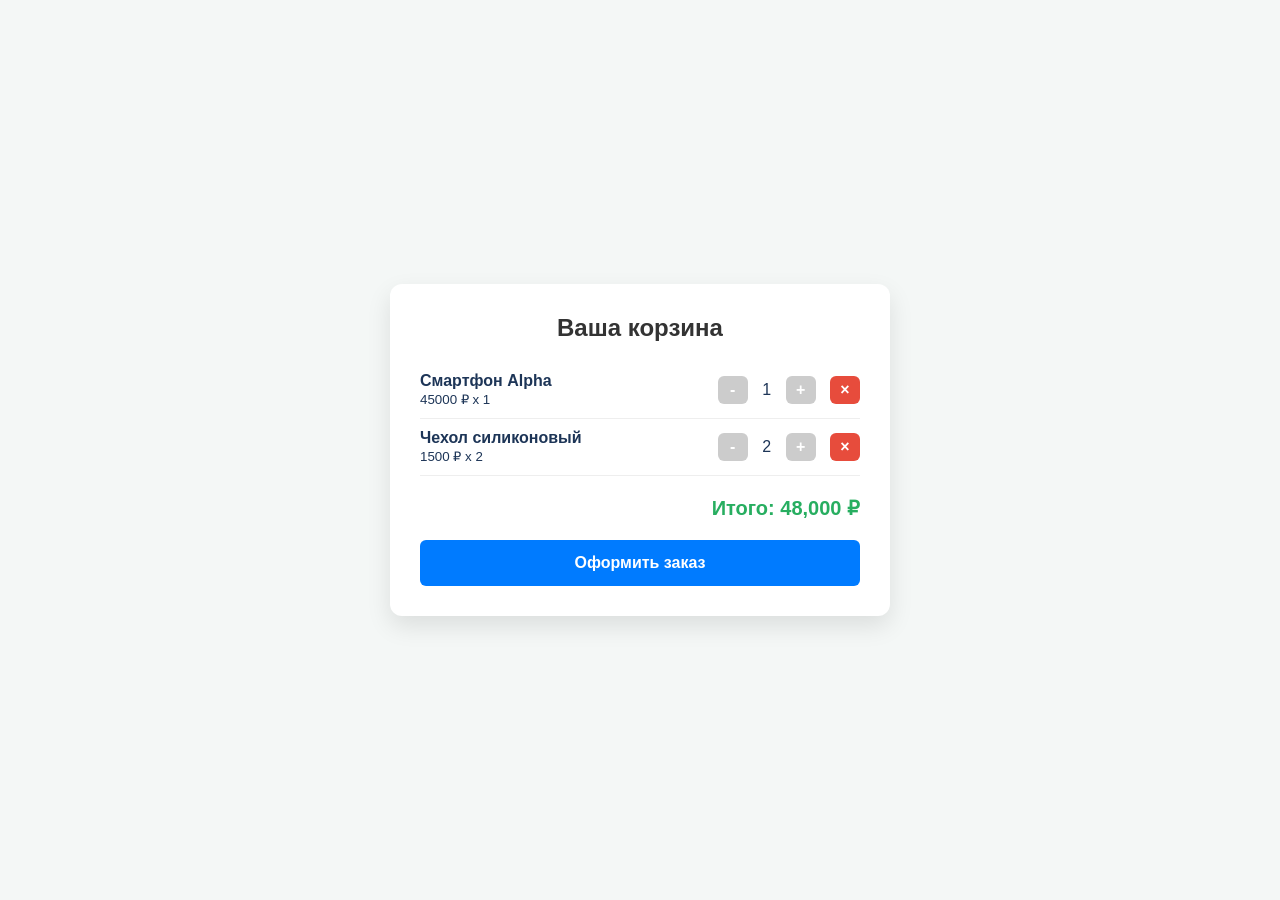
<file: cart.html>
<!DOCTYPE html>
<html lang="ru">
<head>
    <meta charset="UTF-8">
    <title>Корзина</title>
    <link rel="stylesheet" href="style.css">
</head>
<body>
    <div class="container" style="max-width: 500px;">
        <h2>Ваша корзина</h2>
        <div id="cart-items">
            </div>
        
        <div class="total">Итого: <span id="total-price">0</span> ₽</div>
        
        <button id="checkout-btn" onclick="location.href='checkout.html'">Оформить заказ</button>
        <p id="empty-msg" style="display:none; text-align:center;">Корзина пуста</p>
    </div>

    <script>
        // Имитация данных из магазина (обычно приходят из localStorage)
        let cart = [
            { id: 1, name: "Смартфон Alpha", price: 45000, count: 1 },
            { id: 2, name: "Чехол силиконовый", price: 1500, count: 2 }
        ];

        function renderCart() {
            const container = document.getElementById('cart-items');
            const totalEl = document.getElementById('total-price');
            const btn = document.getElementById('checkout-btn');
            const msg = document.getElementById('empty-msg');
            
            container.innerHTML = '';
            let total = 0;

            if (cart.length === 0) {
                btn.style.display = 'none';
                msg.style.display = 'block';
            }

            cart.forEach((item, index) => {
                total += item.price * item.count;
                container.innerHTML += `
                    <div class="item" style="align-items: center;">
                        <div>
                            <strong>${item.name}</strong><br>
                            <small>${item.price} ₽ x ${item.count}</small>
                        </div>
                        <div>
                            <button onclick="changeCount(${index}, -1)" style="width:30px; padding:5px; background:#ccc;">-</button>
                            <span style="margin: 0 10px;">${item.count}</span>
                            <button onclick="changeCount(${index}, 1)" style="width:30px; padding:5px; background:#ccc;">+</button>
                            <button onclick="removeItem(${index})" style="width:30px; padding:5px; background:#e74c3c; margin-left:10px;">×</button>
                        </div>
                    </div>
                `;
            });

            totalEl.innerText = total.toLocaleString();
            // Сохраняем сумму для страницы оплаты
            localStorage.setItem('lastOrderTotal', total);
        }

        function changeCount(index, delta) {
            if (cart[index].count + delta > 0) {
                cart[index].count += delta;
                renderCart();
            }
        }

        function removeItem(index) {
            cart.splice(index, 1);
            renderCart();
        }

        renderCart();
    </script>
    <script src="script.js"></script>
</body>
</html>
</file>
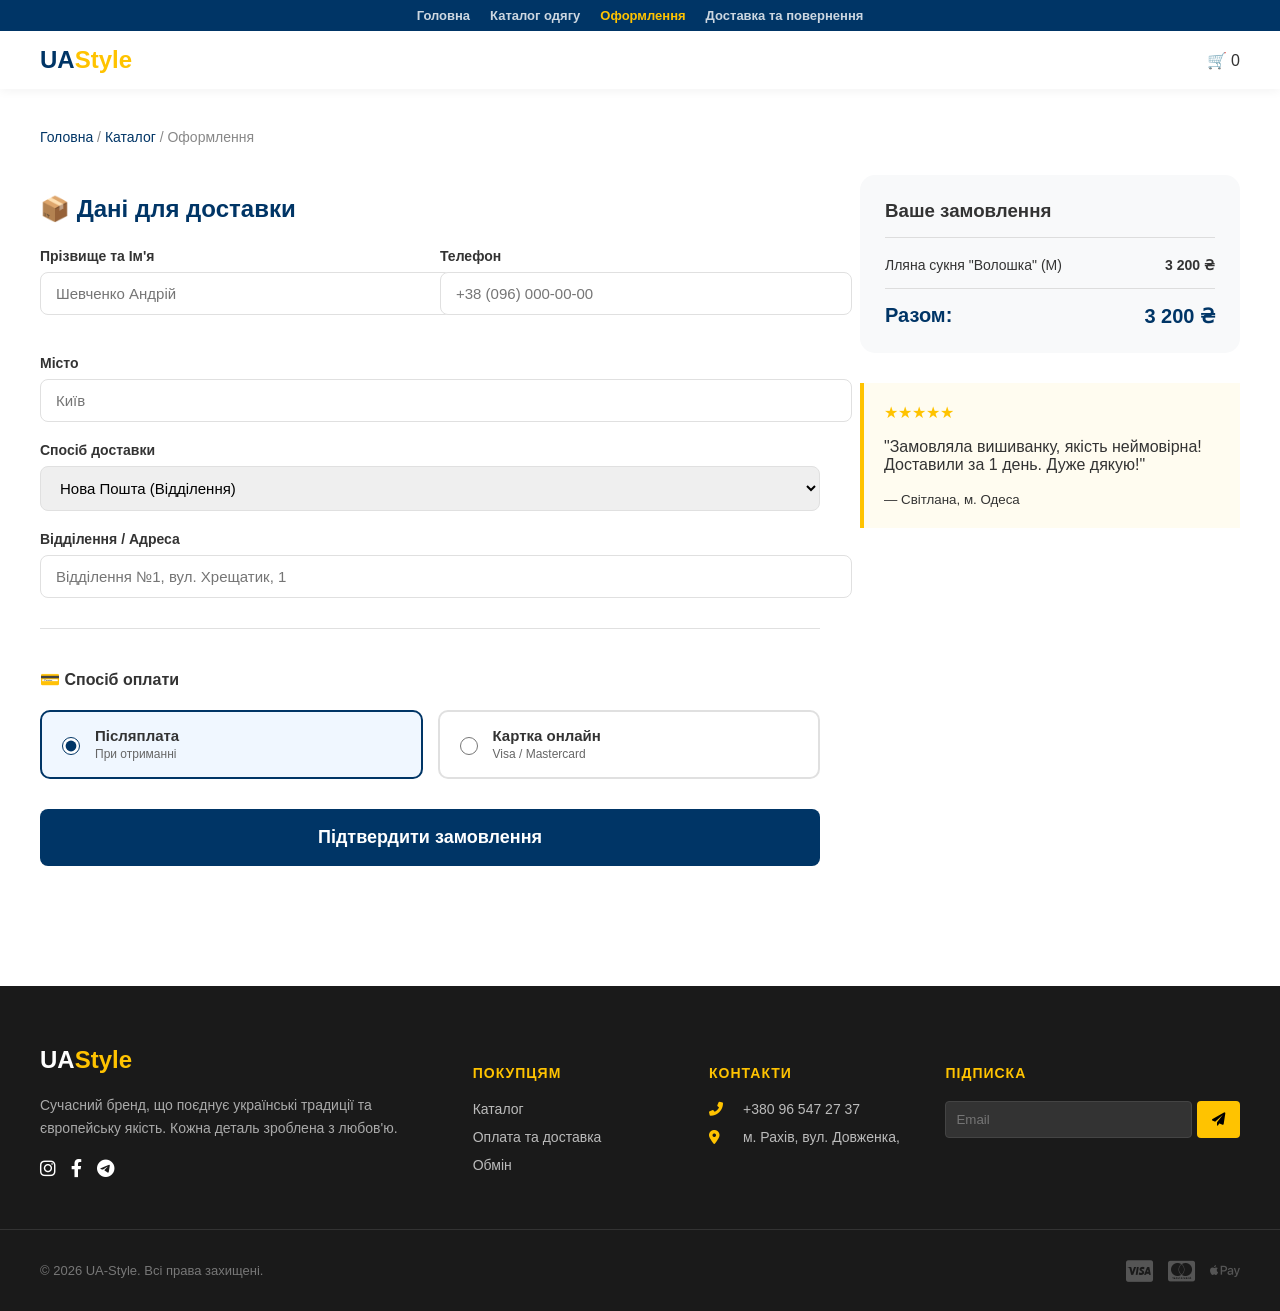
<file: checkout.html>
<!DOCTYPE html>
<html lang="uk">
<head>
    <meta charset="UTF-8">
    <meta name="viewport" content="width=device-width, initial-scale=1.0">
    <title>Оформлення замовлення | UA Style</title>
    <link rel="stylesheet" href="https://cdnjs.cloudflare.com/ajax/libs/font-awesome/6.0.0/css/all.min.css">
    <style>
        :root {
            --ua-blue: #003566;
            --ua-yellow: #ffc300;
            --dark: #1a1a1a;
            --light: #f8f9fa;
            --border: #e0e0e0;
            --transition: all 0.3s ease;
        }

        body { font-family: 'Segoe UI', sans-serif; margin: 0; background: #fff; color: #333; }
        .container { max-width: 1200px; margin: 0 auto; padding: 0 20px; }
        .py-40 { padding: 40px 0; }

        /* Header */
        .main-header { background: white; box-shadow: 0 2px 10px rgba(0,0,0,0.05); position: sticky; top: 0; z-index: 100; }
        .nav-menu { background: var(--ua-blue); padding: 8px 0; }
        .flex-nav { display: flex; gap: 20px; justify-content: center; }
        .nav-link { color: white; text-decoration: none; font-size: 13px; font-weight: 600; opacity: 0.8; }
        .nav-link.active { opacity: 1; color: var(--ua-yellow); }
        .header-grid { display: flex; justify-content: space-between; align-items: center; padding: 15px 0; }
        .logo { font-size: 24px; font-weight: bold; text-decoration: none; color: var(--ua-blue); }
        .logo span { color: var(--ua-yellow); }

        /* Breadcrumbs */
        .breadcrumbs { margin-bottom: 30px; font-size: 14px; color: #888; }
        .breadcrumbs a { color: var(--ua-blue); text-decoration: none; }

        /* Checkout Layout */
        .checkout-layout { display: grid; grid-template-columns: 1fr 380px; gap: 40px; }

        /* Form Styling */
        .checkout-form-section h2 { margin-bottom: 25px; color: var(--ua-blue); }
        .styled-form { background: white; }
        .form-row { display: grid; grid-template-columns: 1fr 1fr; gap: 20px; margin-bottom: 20px; }
        .form-group { margin-bottom: 20px; }
        .form-group label { display: block; margin-bottom: 8px; font-weight: 600; font-size: 14px; }
        .form-group input, .styled-select { 
            width: 100%; padding: 12px 15px; border: 1px solid var(--border); 
            border-radius: 8px; font-size: 15px; transition: var(--transition);
        }
        .form-group input:focus { border-color: var(--ua-blue); outline: none; box-shadow: 0 0 0 3px rgba(0,53,102,0.1); }

        /* Payment Selection */
        .payment-selection { margin-top: 30px; padding-top: 20px; border-top: 1px solid var(--border); }
        .payment-options { display: grid; grid-template-columns: 1fr 1fr; gap: 15px; margin-top: 15px; }
        .payment-card { 
            border: 2px solid var(--border); padding: 15px; border-radius: 10px; 
            cursor: pointer; display: flex; align-items: center; gap: 12px; transition: var(--transition);
        }
        .payment-card:has(input:checked) { border-color: var(--ua-blue); background: #f0f7ff; }
        .payment-card input { width: 18px; height: 18px; accent-color: var(--ua-blue); }
        .pay-title { display: block; font-weight: bold; font-size: 15px; }
        .payment-card small { color: #666; font-size: 12px; }

        .btn-confirm-order { 
            width: 100%; padding: 18px; background: var(--ua-blue); color: white; 
            border: none; border-radius: 8px; font-size: 18px; font-weight: bold; 
            margin-top: 30px; cursor: pointer; transition: var(--transition);
        }
        .btn-confirm-order:hover { background: var(--dark); transform: translateY(-2px); }

        /* Order Summary Card */
        .summary-card { background: var(--light); padding: 25px; border-radius: 15px; position: sticky; top: 120px; }
        .summary-card h3 { margin-top: 0; border-bottom: 1px solid #ddd; padding-bottom: 15px; }
        .cart-item-mini { display: flex; justify-content: space-between; margin-bottom: 15px; font-size: 14px; }
        .summary-total { display: flex; justify-content: space-between; font-size: 20px; font-weight: bold; color: var(--ua-blue); margin-top: 15px; }
        
        .mini-reviews { margin-top: 30px; padding: 20px; border-left: 4px solid var(--ua-yellow); background: #fffcf0; }
        .stars { color: var(--ua-yellow); margin-bottom: 5px; }

        /* Footer */
        .main-footer { background: var(--dark); color: white; padding: 60px 0 20px; margin-top: 80px; }
        .footer-top { display: grid; grid-template-columns: 2fr 1fr 1fr 1.5fr; gap: 40px; margin-bottom: 40px; }
        .footer-col h4 { color: var(--ua-yellow); margin-bottom: 20px; text-transform: uppercase; font-size: 14px; letter-spacing: 1px; }
        .footer-links, .footer-contact { list-style: none; padding: 0; }
        .footer-links li, .footer-contact li { margin-bottom: 12px; font-size: 14px; color: #bbb; }
        .footer-links a { color: #bbb; text-decoration: none; transition: 0.3s; }
        .footer-links a:hover { color: white; padding-left: 5px; }
        .footer-contact i { color: var(--ua-yellow); margin-right: 10px; width: 20px; }

        .footer-subscribe { display: flex; gap: 5px; margin-top: 15px; }
        .footer-subscribe input { background: #333; border: 1px solid #444; padding: 10px; color: white; border-radius: 4px; flex: 1; }
        .footer-subscribe button { background: var(--ua-yellow); border: none; padding: 10px 15px; border-radius: 4px; cursor: pointer; }

        .footer-bottom { border-top: 1px solid #333; padding-top: 20px; font-size: 13px; color: #777; }
        .bottom-flex { display: flex; justify-content: space-between; align-items: center; }
        .payment-methods { font-size: 24px; display: flex; gap: 15px; color: #555; }

        @media (max-width: 992px) {
            .checkout-layout { grid-template-columns: 1fr; }
            .order-summary { order: -1; }
            .form-row { grid-template-columns: 1fr; }
        }
    </style>
</head>
<body>

    <header class="main-header">
        <nav class="nav-menu">
            <div class="container flex-nav">
                <a href="index.html" class="nav-link">Головна</a>
                <a href="catalog.html" class="nav-link">Каталог одягу</a>
                <a href="checkout.html" class="nav-link active">Оформлення</a>
                <a href="info.html" class="nav-link">Доставка та повернення</a>
            </div>
        </nav>
        <div class="container header-grid">
            <a href="index.html" class="logo">UA<span>Style</span></a>
            <div class="user-menu">🛒 <span class="badge" id="cart-count">1</span></div>
        </div>
    </header>

    <main class="container py-40">
        <nav class="breadcrumbs">
            <a href="index.html">Головна</a> / <a href="catalog.html">Каталог</a> / <span>Оформлення</span>
        </nav>

        <div class="checkout-layout">
            <section class="checkout-form-section">
                <h2>📦 Дані для доставки</h2>
                <form id="main-checkout-form" class="styled-form" onsubmit="event.preventDefault(); alert('Дякуємо! Ваше замовлення прийнято.');">
                    <div class="form-row">
                        <div class="form-group">
                            <label for="fio">Прізвище та Ім'я</label>
                            <input type="text" id="fio" placeholder="Шевченко Андрій" required>
                        </div>
                        <div class="form-group">
                            <label for="phone">Телефон</label>
                            <input type="tel" id="phone" placeholder="+38 (096) 000-00-00" required>
                        </div>
                    </div>

                    <div class="form-group">
                        <label for="city">Місто</label>
                        <input type="text" id="city" placeholder="Київ" required>
                    </div>

                    <div class="form-group">
                        <label>Спосіб доставки</label>
                        <select id="delivery-method" class="styled-select">
                            <option value="np">Нова Пошта (Відділення)</option>
                            <option value="np-courier">Нова Пошта (Кур'єр)</option>
                            <option value="ukrposhta">Укрпошта</option>
                        </select>
                    </div>

                    <div class="form-group">
                        <label for="address">Відділення / Адреса</label>
                        <input type="text" id="address" placeholder="Відділення №1, вул. Хрещатик, 1" required>
                    </div>

                    <div class="payment-selection">
                        <h4>💳 Спосіб оплати</h4>
                        <div class="payment-options">
                            <label class="payment-card">
                                <input type="radio" name="pay" value="post" checked>
                                <div>
                                    <span class="pay-title">Післяплата</span>
                                    <small>При отриманні</small>
                                </div>
                            </label>
                            <label class="payment-card">
                                <input type="radio" name="pay" value="online">
                                <div>
                                    <span class="pay-title">Картка онлайн</span>
                                    <small>Visa / Mastercard</small>
                                </div>
                            </label>
                        </div>
                    </div>

                    <button type="submit" class="btn-confirm-order">Підтвердити замовлення</button>
                </form>
            </section>

            <aside class="order-summary">
                <div class="summary-card">
                    <h3>Ваше замовлення</h3>
                    <div id="cart-items-list">
                        <div class="cart-item-mini">
                            <span>Лляна сукня "Волошка" (M)</span>
                            <strong>3 200 ₴</strong>
                        </div>
                    </div>
                    <hr style="border: none; border-top: 1px solid #ddd; margin: 15px 0;">
                    <div class="summary-total">
                        <span>Разом:</span>
                        <span id="total-price">3 200 ₴</span>
                    </div>
                </div>

                <div class="mini-reviews">
                    <div class="stars">★★★★★</div>
                    <p>"Замовляла вишиванку, якість неймовірна! Доставили за 1 день. Дуже дякую!"</p>
                    <small>— Світлана, м. Одеса</small>
                </div>
            </aside>
        </div>
    </main>

    <footer class="main-footer">
        <div class="container footer-top">
            <div class="footer-col about-col">
                <a href="#" class="logo" style="color: white; margin-bottom: 20px; display: block;">UA<span>Style</span></a>
                <p style="font-size: 14px; line-height: 1.6; color: #aaa;">Сучасний бренд, що поєднує українські традиції та європейську якість. Кожна деталь зроблена з любов'ю.</p>
                <div class="social-icons" style="display: flex; gap: 15px; margin-top: 20px; font-size: 18px;">
                    <a href="#" style="color: white;"><i class="fab fa-instagram"></i></a>
                    <a href="#" style="color: white;"><i class="fab fa-facebook-f"></i></a>
                    <a href="#" style="color: white;"><i class="fab fa-telegram"></i></a>
                </div>
            </div>
            <div class="footer-col">
                <h4>Покупцям</h4>
                <ul class="footer-links">
                    <li><a href="catalog.html">Каталог</a></li>
                    <li><a href="info.html">Оплата та доставка</a></li>
                    <li><a href="info.html">Обмін</a></li>
                </ul>
            </div>
            <div class="footer-col">
                <h4>Контакти</h4>
                <ul class="footer-contact">
                    <li><i class="fas fa-phone-alt"></i> +380 96 547 27 37</li>
                    <li><i class="fas fa-map-marker-alt"></i> м. Рахів, вул. Довженка, </li>
                </ul>
            </div>
            <div class="footer-col">
                <h4>Підписка</h4>
                <form class="footer-subscribe">
                    <input type="email" placeholder="Email">
                    <button type="button"><i class="fas fa-paper-plane"></i></button>
                </form>
            </div>
        </div>
        <div class="footer-bottom">
            <div class="container bottom-flex">
                <p>&copy; 2026 UA-Style. Всі права захищені.</p>
                <div class="payment-methods">
                    <i class="fab fa-cc-visa"></i>
                    <i class="fab fa-cc-mastercard"></i>
                    <i class="fab fa-apple-pay"></i>
                </div>
            </div>
        </div>
    </footer>
<script src="script.js"></script>
</body>
</html>
</file>
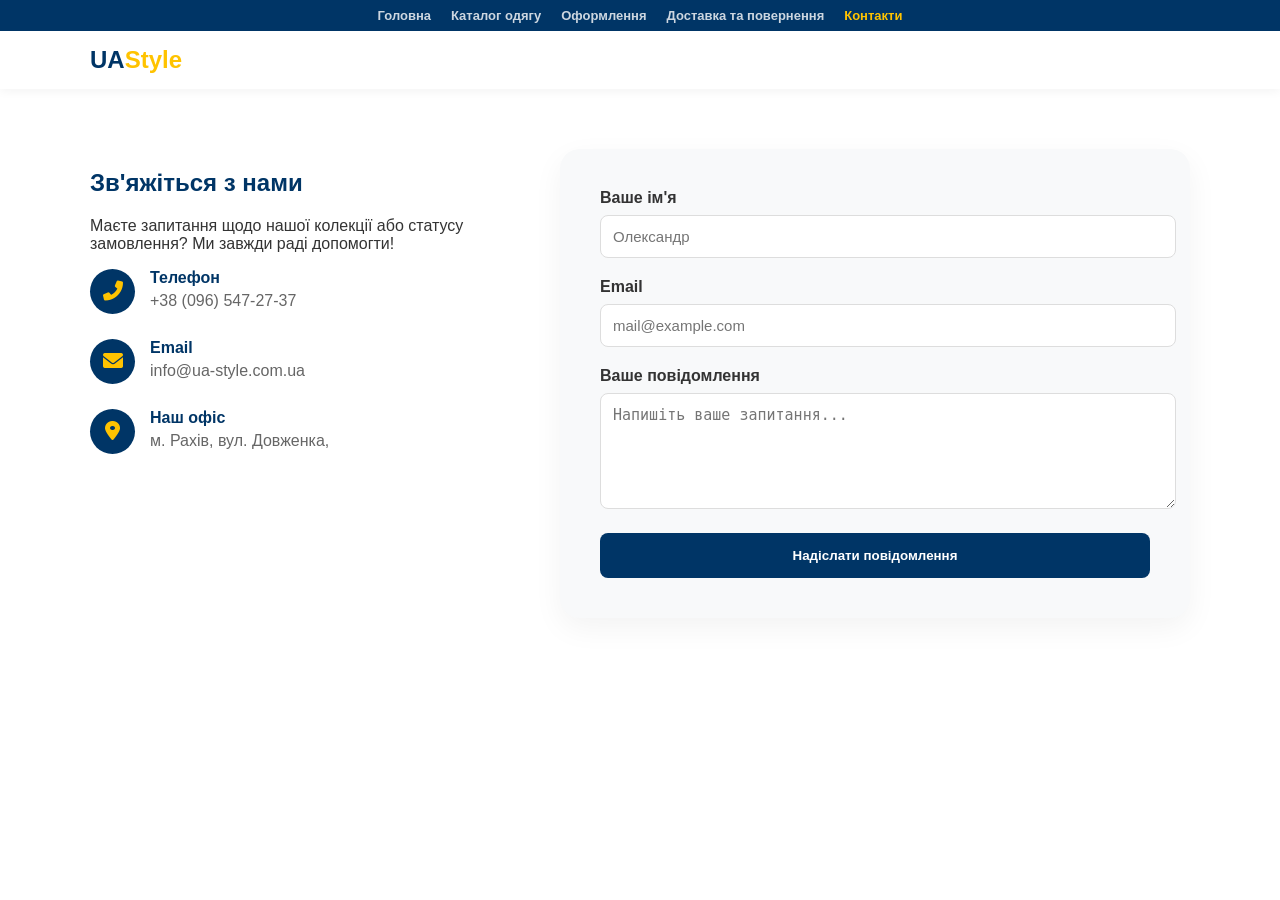
<file: contact.html>
<!DOCTYPE html>
<html lang="uk">
<head>
    <meta charset="UTF-8">
    <meta name="viewport" content="width=device-width, initial-scale=1.0">
    <title>Контакти | UA Style</title>
    <link rel="stylesheet" href="https://cdnjs.cloudflare.com/ajax/libs/font-awesome/6.0.0/css/all.min.css">
    <style>
        :root {
            --ua-blue: #003566;
            --ua-yellow: #ffc300;
            --dark: #1a1a1a;
            --light: #f8f9fa;
        }

        body { font-family: 'Segoe UI', sans-serif; margin: 0; background: #fff; color: #333; }
        .container { max-width: 1100px; margin: 0 auto; padding: 0 20px; }
        
        /* Шапка */
        .main-header { background: white; box-shadow: 0 2px 10px rgba(0,0,0,0.05); }
        .nav-menu { background: var(--ua-blue); padding: 8px 0; }
        .flex-nav { display: flex; gap: 20px; justify-content: center; }
        .nav-link { color: white; text-decoration: none; font-size: 13px; font-weight: 600; opacity: 0.8; }
        .nav-link.active { opacity: 1; color: var(--ua-yellow); }
        .header-grid { display: flex; justify-content: space-between; align-items: center; padding: 15px 0; }
        .logo { font-size: 24px; font-weight: bold; text-decoration: none; color: var(--ua-blue); }
        .logo span { color: var(--ua-yellow); }

        /* Контент */
        .contact-section { padding: 60px 0; display: grid; grid-template-columns: 1fr 1.5fr; gap: 50px; }
        
        .contact-info h2 { color: var(--ua-blue); margin-bottom: 20px; }
        .contact-method { display: flex; gap: 15px; margin-bottom: 25px; }
        .contact-method i { font-size: 20px; color: var(--ua-yellow); background: var(--ua-blue); width: 45px; height: 45px; display: flex; align-items: center; justify-content: center; border-radius: 50%; }
        .contact-method h4 { margin: 0 0 5px 0; color: var(--ua-blue); }
        .contact-method p { margin: 0; color: #666; }

        .contact-form { background: var(--light); padding: 40px; border-radius: 20px; box-shadow: 0 10px 30px rgba(0,0,0,0.05); }
        .form-group { margin-bottom: 20px; }
        .form-group label { display: block; margin-bottom: 8px; font-weight: 600; }
        .form-group input, .form-group textarea { width: 100%; padding: 12px; border: 1px solid #ddd; border-radius: 8px; font-size: 15px; }
        .form-group input:focus { border-color: var(--ua-blue); outline: none; }
        
        .btn-send { background: var(--ua-blue); color: white; border: none; padding: 15px 30px; border-radius: 8px; font-weight: bold; cursor: pointer; width: 100%; transition: 0.3s; }
        .btn-send:hover { background: var(--dark); transform: translateY(-2px); }

        @media (max-width: 768px) {
            .contact-section { grid-template-columns: 1fr; }
        }
    </style>
</head>
<body>

    <header class="main-header">
        <nav class="nav-menu">
            <div class="container flex-nav">
                <a href="index.html" class="nav-link">Головна</a>
                <a href="catalog.html" class="nav-link">Каталог одягу</a>
                <a href="checkout.html" class="nav-link">Оформлення</a>
                <a href="info.html" class="nav-link">Доставка та повернення</a>
                <a href="contact.html" class="nav-link active">Контакти</a>
            </div>
        </nav>
        <div class="container header-grid">
            <a href="index.html" class="logo">UA<span>Style</span></a>
        </div>
    </header>

    <main class="container">
        <div class="contact-section">
            <div class="contact-info">
                <h2>Зв'яжіться з нами</h2>
                <p>Маєте запитання щодо нашої колекції або статусу замовлення? Ми завжди раді допомогти!</p>
                
                <div class="contact-method">
                    <i class="fas fa-phone-alt"></i>
                    <div>
                        <h4>Телефон</h4>
                        <p><a href="tel:+380965472737" style="color: inherit; text-decoration: none;">+38 (096) 547-27-37</a></p>
                    </div>
                </div>

                <div class="contact-method">
                    <i class="fas fa-envelope"></i>
                    <div>
                        <h4>Email</h4>
                        <p>info@ua-style.com.ua</p>
                    </div>
                </div>

                <div class="contact-method">
                    <i class="fas fa-map-marker-alt"></i>
                    <div>
                        <h4>Наш офіс</h4>
                        <p>м. Рахів, вул. Довженка, </p>
                    </div>
                </div>
            </div>

            <div class="contact-form">
                <form onsubmit="event.preventDefault(); alert('Повідомлення надіслано!');">
                    <div class="form-group">
                        <label>Ваше ім'я</label>
                        <input type="text" placeholder="Олександр" required>
                    </div>
                    <div class="form-group">
                        <label>Email</label>
                        <input type="email" placeholder="mail@example.com" required>
                    </div>
                    <div class="form-group">
                        <label>Ваше повідомлення</label>
                        <textarea rows="5" placeholder="Напишіть ваше запитання..." required></textarea>
                    </div>
                    <button type="submit" class="btn-send">Надіслати повідомлення</button>
                </form>
            </div>
        </div>
    </main>
<script src="script.js"></script>
</body>
</html>
</file>
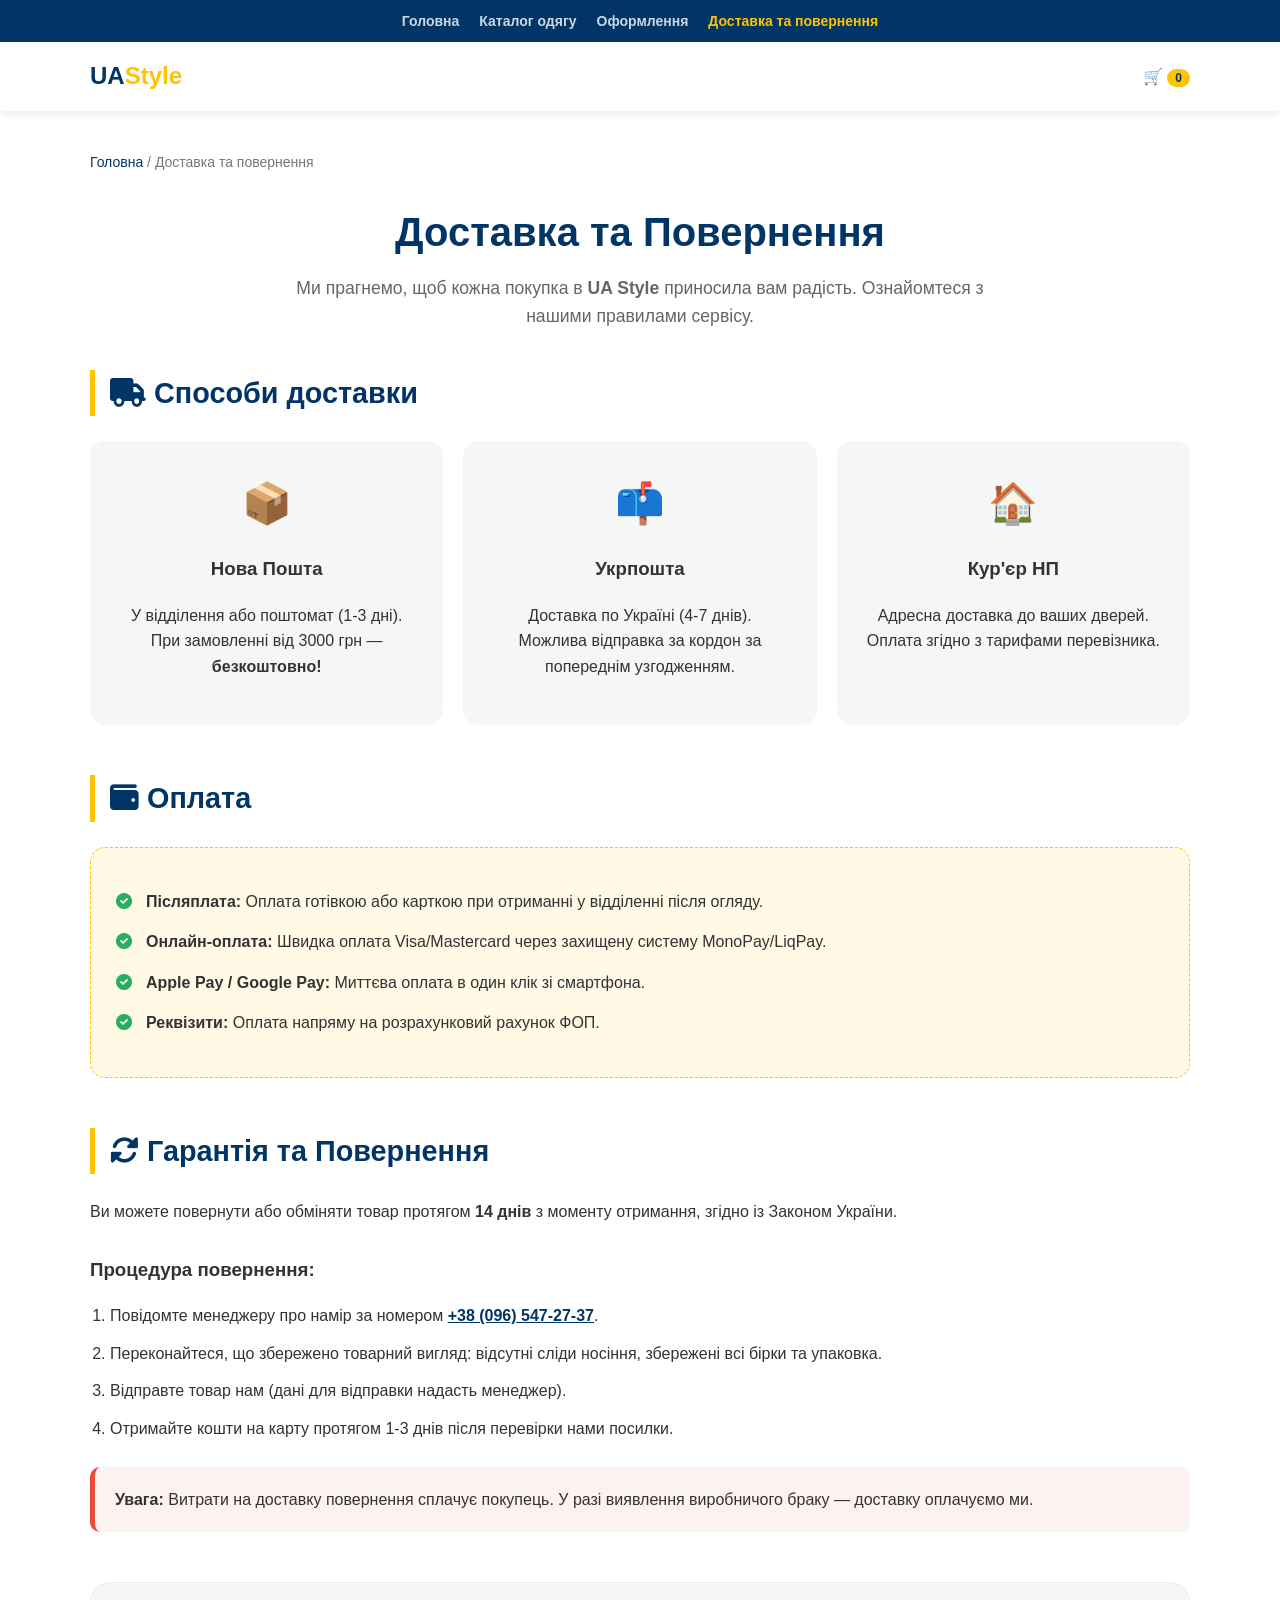
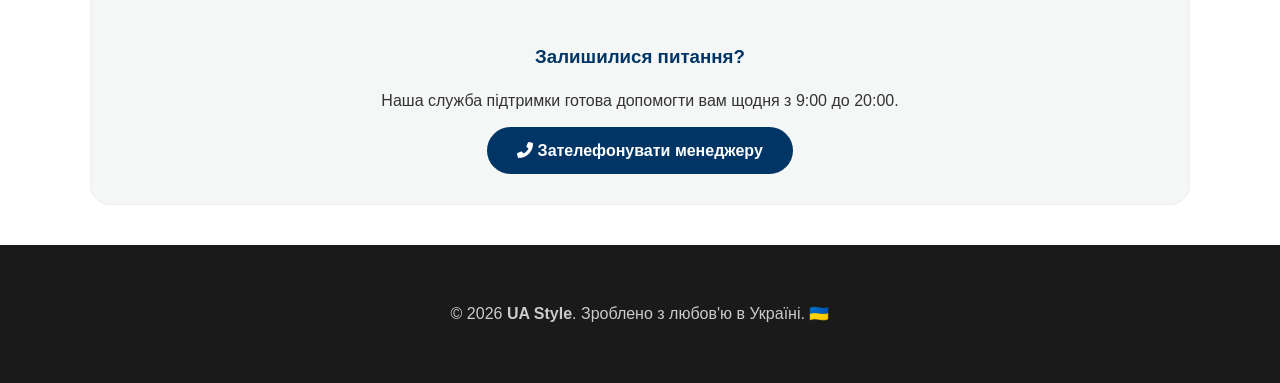
<file: info.html>
<!DOCTYPE html>
<html lang="uk">
<head>
    <meta charset="UTF-8">
    <meta name="viewport" content="width=device-width, initial-scale=1.0">
    <title>Доставка та Повернення | UA Style</title>
    
    <link rel="stylesheet" href="https://cdnjs.cloudflare.com/ajax/libs/font-awesome/6.0.0/css/all.min.css">
    
    <style>
        :root {
            --ua-blue: #003566;
            --ua-yellow: #ffc300;
            --dark: #1a1a1a;
            --light: #f4f7f6;
            --white: #ffffff;
            --transition: all 0.3s ease;
        }

        body {
            font-family: 'Segoe UI', Tahoma, Geneva, Verdana, sans-serif;
            margin: 0;
            line-height: 1.6;
            color: #333;
            background-color: #fff;
        }

        .container { max-width: 1100px; margin: 0 auto; padding: 0 20px; }
        .py-40 { padding: 40px 0; }

        /* Шапка (уніфікована з іншими сторінками) */
        .main-header { background: white; box-shadow: 0 2px 10px rgba(0,0,0,0.1); position: sticky; top: 0; z-index: 1000; }
        .nav-menu { background: var(--ua-blue); padding: 10px 0; }
        .flex-nav { display: flex; gap: 20px; justify-content: center; }
        .nav-link { color: white; text-decoration: none; font-size: 14px; font-weight: 600; opacity: 0.8; }
        .nav-link:hover, .nav-link.active { opacity: 1; color: var(--ua-yellow); }

        .header-grid { display: flex; justify-content: space-between; align-items: center; padding: 15px 0; }
        .logo { font-size: 24px; font-weight: bold; text-decoration: none; color: var(--ua-blue); }
        .logo span { color: var(--ua-yellow); }
        .badge { background: var(--ua-yellow); color: var(--ua-blue); padding: 2px 8px; border-radius: 20px; font-size: 12px; font-weight: bold; }

        /* Хлібні крихти */
        .breadcrumbs { margin-bottom: 20px; font-size: 14px; color: #777; }
        .breadcrumbs a { color: var(--ua-blue); text-decoration: none; }

        /* Контент сторінки */
        .info-page h1 { text-align: center; color: var(--ua-blue); font-size: 2.5rem; margin-bottom: 10px; }
        .info-section { margin-bottom: 50px; }
        .info-section h2 { 
            border-left: 5px solid var(--ua-yellow); 
            padding-left: 15px; 
            color: var(--ua-blue); 
            margin-bottom: 25px;
            font-size: 1.8rem;
        }

        /* Сітка карток доставки */
        .info-grid { 
            display: grid; 
            grid-template-columns: repeat(auto-fit, minmax(280px, 1fr)); 
            gap: 20px; 
        }
        .info-card { 
            background: var(--light); 
            padding: 30px; 
            border-radius: 15px; 
            text-align: center;
            transition: var(--transition);
        }
        .info-card:hover { transform: translateY(-5px); background: #ebf2f0; }
        .info-card .icon { font-size: 40px; margin-bottom: 15px; display: block; }

        /* Списки */
        .highlight { background: #fff9e6; padding: 25px; border-radius: 15px; border: 1px dashed var(--ua-yellow); }
        .check-list { list-style: none; padding: 0; }
        .check-list li { margin-bottom: 15px; position: relative; padding-left: 30px; }
        .check-list li::before { 
            content: "\f058"; 
            font-family: "Font Awesome 5 Free"; 
            font-weight: 900; 
            position: absolute; 
            left: 0; 
            color: #27ae60; 
        }

        .steps-list { padding-left: 20px; }
        .steps-list li { margin-bottom: 12px; font-weight: 500; }

        .note { 
            background: #fdf2f2; 
            padding: 20px; 
            border-radius: 10px; 
            border-left: 5px solid #e74c3c; 
            margin-top: 25px; 
        }

        /* Кнопка */
        .btn-primary { 
            background: var(--ua-blue); 
            color: white; 
            padding: 15px 30px; 
            border-radius: 30px; 
            font-weight: bold; 
            transition: 0.3s;
            border: none;
            cursor: pointer;
        }
        .btn-primary:hover { background: var(--dark); transform: scale(1.05); }

        /* Футер */
        .main-footer { background: var(--dark); color: #ccc; padding: 40px 0; text-align: center; }

        @media (max-width: 768px) {
            .info-page h1 { font-size: 1.8rem; }
            .flex-nav { gap: 10px; flex-wrap: wrap; }
        }
    </style>
</head>
<body>

    <header class="main-header">
        <nav class="nav-menu">
            <div class="container flex-nav">
                <a href="index.html" class="nav-link">Головна</a>
                <a href="catalog.html" class="nav-link">Каталог одягу</a>
                <a href="checkout.html" class="nav-link">Оформлення</a>
                <a href="info.html" class="nav-link active">Доставка та повернення</a>
            </div>
        </nav>

        <div class="container header-grid">
            <a href="index.html" class="logo">UA<span>Style</span></a>
            <div class="user-menu">
                <div class="menu-item" style="cursor:pointer;">
                    🛒 <span class="badge" id="cart-count">0</span>
                </div>
            </div>
        </div>
    </header>

    <main class="container py-40 info-page">
        <nav class="breadcrumbs">
            <a href="index.html">Головна</a> / <span class="current">Доставка та повернення</span>
        </nav>

        <div class="info-content">
            <h1>Доставка та Повернення</h1>
            <p class="intro-text" style="text-align: center; max-width: 700px; margin: 0 auto 40px; font-size: 1.1rem; color: #666;">
                Ми прагнемо, щоб кожна покупка в <strong>UA Style</strong> приносила вам радість. Ознайомтеся з нашими правилами сервісу.
            </p>

            <section class="info-section">
                <h2><i class="fas fa-truck"></i> Способи доставки</h2>
                <div class="info-grid">
                    <div class="info-card">
                        <span class="icon">📦</span>
                        <h3>Нова Пошта</h3>
                        <p>У відділення або поштомат (1-3 дні). При замовленні від 3000 грн — <strong>безкоштовно!</strong></p>
                    </div>
                    <div class="info-card">
                        <span class="icon">📫</span>
                        <h3>Укрпошта</h3>
                        <p>Доставка по Україні (4-7 днів). Можлива відправка за кордон за попереднім узгодженням.</p>
                    </div>
                    <div class="info-card">
                        <span class="icon">🏠</span>
                        <h3>Кур'єр НП</h3>
                        <p>Адресна доставка до ваших дверей. Оплата згідно з тарифами перевізника.</p>
                    </div>
                </div>
            </section>

            <section class="info-section">
                <h2><i class="fas fa-wallet"></i> Оплата</h2>
                <div class="highlight">
                    <ul class="check-list">
                        <li><strong>Післяплата:</strong> Оплата готівкою або карткою при отриманні у відділенні після огляду.</li>
                        <li><strong>Онлайн-оплата:</strong> Швидка оплата Visa/Mastercard через захищену систему MonoPay/LiqPay.</li>
                        <li><strong>Apple Pay / Google Pay:</strong> Миттєва оплата в один клік зі смартфона.</li>
                        <li><strong>Реквізити:</strong> Оплата напряму на розрахунковий рахунок ФОП.</li>
                    </ul>
                </div>
            </section>

            <section class="info-section">
                <h2><i class="fas fa-sync-alt"></i> Гарантія та Повернення</h2>
                <p>Ви можете повернути або обміняти товар протягом <strong>14 днів</strong> з моменту отримання, згідно із Законом України.</p>
                
                <div style="margin-top: 30px;">
                    <h3>Процедура повернення:</h3>
                    <ol class="steps-list">
                        <li>Повідомте менеджеру про намір за номером <a href="tel:+380965472737" style="color:var(--ua-blue); font-weight:bold;">+38 (096) 547-27-37</a>.</li>
                        <li>Переконайтеся, що збережено товарний вигляд: відсутні сліди носіння, збережені всі бірки та упаковка.</li>
                        <li>Відправте товар нам (дані для відправки надасть менеджер).</li>
                        <li>Отримайте кошти на карту протягом 1-3 днів після перевірки нами посилки.</li>
                    </ol>
                </div>

                <div class="note">
                    <strong>Увага:</strong> Витрати на доставку повернення сплачує покупець. У разі виявлення виробничого браку — доставку оплачуємо ми.
                </div>
            </section>

            <div class="contact-footer" style="text-align: center; background: var(--light); padding: 40px; border-radius: 20px; border: 1px solid #eee;">
                <h3 style="color: var(--ua-blue); margin-bottom: 10px;">Залишилися питання?</h3>
                <p style="margin-bottom: 25px;">Наша служба підтримки готова допомогти вам щодня з 9:00 до 20:00.</p>
                <a href="tel:+380965472737" class="btn-primary" style="text-decoration: none;">
                    <i class="fas fa-phone-alt"></i> Зателефонувати менеджеру
                </a>
            </div>
        </div>
    </main>

    <footer class="main-footer">
        <div class="container">
            <p>&copy; 2026 <strong>UA Style</strong>. Зроблено з любов'ю в Україні. 🇺🇦</p>
        </div>
    </footer>

    <script>
        // Проста логіка для відображення кошика (якщо він зберігається в localStorage)
        document.addEventListener('DOMContentLoaded', () => {
            const count = localStorage.getItem('cartCount') || 0;
            document.getElementById('cart-count').innerText = count;
        });
    </script>
    <script src="script.js"></script>
</body>
</html>
</file>
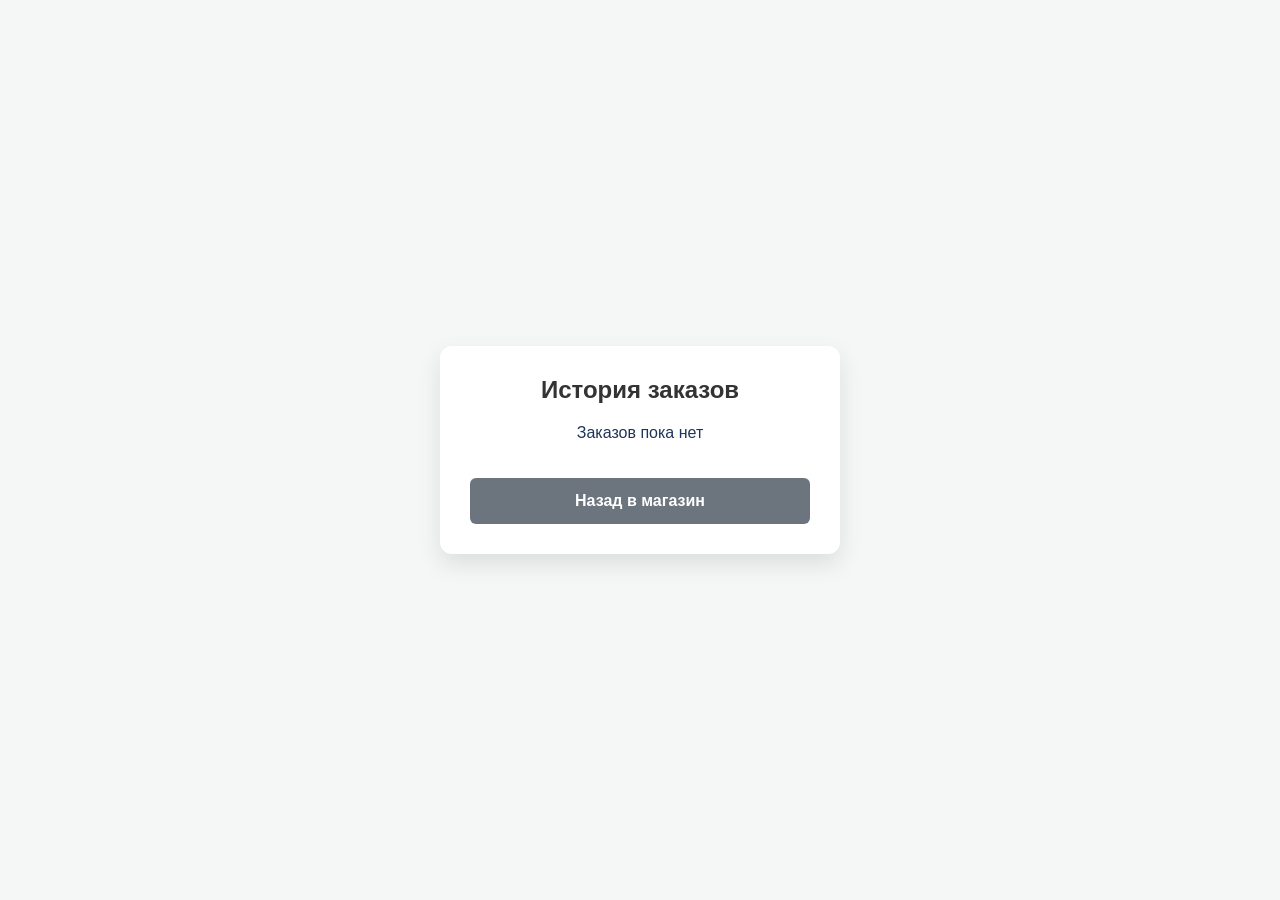
<file: orders.html>
<!DOCTYPE html>
<html lang="ru">
<head>
    <meta charset="UTF-8">
    <title>Мои заказы</title>
    <link rel="stylesheet" href="style.css">
</head>
<body>
    <div class="container">
        <h2>История заказов</h2>
        <div id="order-list"></div>
        <button onclick="location.href='cart.html'" style="margin-top: 20px; background: #6c757d;">Назад в магазин</button>
    </div>

    <script>
        const orders = JSON.parse(localStorage.getItem('myOrders')) || [];
        const container = document.getElementById('order-list');
        
        if(orders.length === 0) {
            container.innerHTML = "<p style='text-align:center;'>Заказов пока нет</p>";
        } else {
            orders.reverse().forEach(ord => { // Новые заказы сверху
                container.innerHTML += `
                    <div class="order-card">
                        <strong>Заказ №${ord.id}</strong><br>
                        <small>${ord.date}</small><br>
                        <span style="color: green;">Статус: ${ord.status}</span>
                    </div>`;
            });
        }
    </script>
    <script src="script.js"></script>
</body>
</html>
</file>
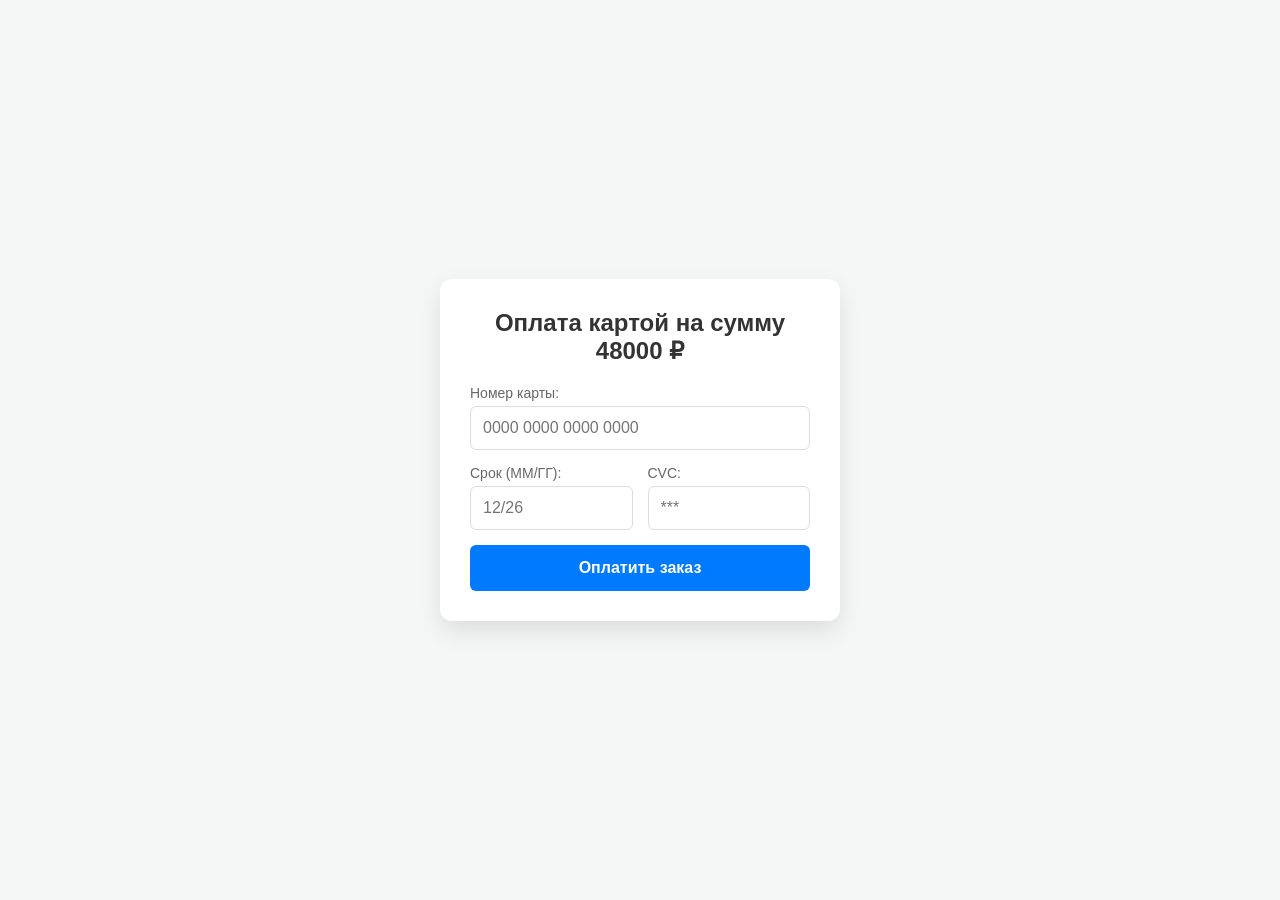
<file: payment.html>
<!DOCTYPE html>
<html lang="ru">
<head>
    <meta charset="UTF-8">
    <title>Оплата</title>
    <link rel="stylesheet" href="style.css">
</head>
<body>
    <div class="container">
        <h2>Оплата картой</h2>
        <form id="payment-form">
            <label>Номер карты:</label>
            <input type="text" placeholder="0000 0000 0000 0000" maxlength="16" required>
            
            <div class="row">
                <div>
                    <label>Срок (ММ/ГГ):</label>
                    <input type="text" placeholder="12/26" maxlength="5" required>
                </div>
                <div>
                    <label>CVC:</label>
                    <input type="password" placeholder="***" maxlength="3" required>
                </div>
            </div>
            
            <button type="button" onclick="saveOrder()">Оплатить заказ</button>
        </form>
    </div>

    <script>
        function saveOrder() {
            // Имитация сохранения заказа в LocalStorage (хранилище браузера)
            const order = {
                id: Date.now(),
                date: new Date().toLocaleString(),
                status: "Оплачен"
            };
            
            let orders = JSON.parse(localStorage.getItem('myOrders')) || [];
            orders.push(order);
            localStorage.setItem('myOrders', JSON.stringify(orders));

            alert("Заказ успешно оплачен и сохранен!");
            location.href = 'orders.html'; // Переход к списку заказов
        }

        // Вставьте это внутрь тега <script> на странице оплаты
const finalSum = localStorage.getItem('lastOrderTotal') || 0;
document.querySelector('h2').innerText += ` на сумму ${finalSum} ₽`;
    </script>
    <script src="script.js"></script>
</body>
</html>
</file>
<file: style.css>
/* 1. Налаштування змінних та скидання стилів */
:root {
    --ua-blue: #003566;
    --ua-yellow: #ffc300;
    --dark: #1d3557;
    --light: #f8f9fa;
    --success: #27ae60;
    --white: #ffffff;
    --gray: #999999;
    --transition: 0.3s ease;
}

* {
    box-sizing: border-box;
}

body {
    font-family: 'Inter', -apple-system, sans-serif;
    margin: 0;
    background: var(--light);
    color: var(--dark);
    scroll-behavior: smooth;
}

.container { max-width: 1200px; margin: 0 auto; padding: 0 15px; }

/* 2. Хедер та Навігація */
.main-header {
    background: var(--ua-blue);
    color: var(--white);
    padding: 15px 0;
    position: sticky;
    top: 0;
    z-index: 1000;
    box-shadow: 0 4px 12px rgba(0,0,0,0.1);
}

.header-grid {
    display: grid;
    grid-template-columns: auto auto 1fr auto;
    align-items: center;
    gap: 30px;
}

.logo { font-size: 24px; font-weight: 800; text-decoration: none; color: var(--white); }
.logo span { color: var(--ua-yellow); }

.catalog-btn {
    background: rgba(255,255,255,0.1);
    border: 1px solid var(--ua-yellow);
    color: var(--white);
    padding: 10px 20px;
    border-radius: 8px;
    cursor: pointer;
    transition: var(--transition);
}
.catalog-btn:hover { background: var(--ua-yellow); color: var(--ua-blue); }

.search-bar { display: flex; }
.search-bar input {
    width: 100%;
    padding: 10px 15px;
    border-radius: 8px 0 0 8px;
    border: none;
    outline: none;
}
.search-bar button {
    background: var(--ua-yellow);
    border: none;
    padding: 0 15px;
    border-radius: 0 8px 8px 0;
    cursor: pointer;
}

.nav-link {
    text-decoration: none;
    color: var(--white);
    font-size: 14px;
    font-weight: 500;
    opacity: 0.8;
    transition: var(--transition);
}
.nav-link:hover, .nav-link.active { opacity: 1; color: var(--ua-yellow); }

.badge {
    background: var(--ua-yellow);
    color: var(--ua-blue);
    font-size: 11px;
    padding: 2px 7px;
    border-radius: 10px;
    font-weight: 900;
}

/* 3. Hero та Промо-слайдер */
.hero, .slide {
    display: flex;
    align-items: center;
    justify-content: center;
    text-align: center;
    color: var(--white);
}

.hero {
    height: 70vh;
    background: linear-gradient(rgba(0,53,102,0.6), rgba(0,53,102,0.6)), 
                url('https://images.unsplash.com/photo-1441986300917-64674bd600d8?w=1200') center/cover;
}

.hero-content h1 { font-size: 3.5rem; margin-bottom: 10px; }
.hero-content h1 span { color: var(--ua-yellow); }

.promo-slider {
    width: 100%;
    height: 500px;
    overflow: hidden;
    position: relative;
    margin-bottom: 40px;
}

.slide-content h2 { font-size: 48px; margin: 10px 0; text-transform: uppercase; }

/* 4. Картки товарів (Об'єднані стилі) */
.products-grid {
    display: grid;
    grid-template-columns: repeat(auto-fill, minmax(280px, 1fr));
    gap: 25px;
    margin-top: 40px;
}

.product-card {
    background: var(--white);
    border-radius: 15px;
    overflow: hidden;
    transition: 0.4s cubic-bezier(0.175, 0.885, 0.32, 1.275);
    border: 1px solid #eee;
    position: relative;
}

.product-card:hover { transform: translateY(-10px); box-shadow: 0 15px 30px rgba(0,0,0,0.1); }

.product-image-wrapper { height: 350px; overflow: hidden; }
.product-image-wrapper img { width: 100%; height: 100%; object-fit: cover; transition: 0.5s; }
.product-card:hover img { transform: scale(1.1); }

.product-details { padding: 20px; text-align: center; }

.product-badge {
    position: absolute; top: 15px; left: 15px;
    padding: 5px 12px; border-radius: 6px; font-size: 12px; font-weight: bold; color: var(--white); z-index: 2;
}
.product-badge.hit { background: #ff4d4d; }
.product-badge.sale { background: var(--ua-yellow); color: var(--ua-blue); }

.price-main { font-size: 20px; font-weight: 800; color: var(--ua-blue); }
.price-old { text-decoration: line-through; color: var(--gray); margin-right: 10px; }
.price-sale { color: #e74c3c; font-weight: bold; font-size: 20px; }

.add-to-cart-btn {
    width: 100%; padding: 12px; background: var(--ua-blue); color: var(--white); border: none;
    border-radius: 8px; margin-top: 15px; cursor: pointer; font-weight: bold; transition: var(--transition);
}
.add-to-cart-btn:hover { background: var(--dark); }

/* 5. Категорії та Переваги */
.categories-grid {
    display: grid;
    grid-template-columns: repeat(3, 1fr);
    gap: 20px;
    margin-top: 30px;
}

.category-card {
    height: 300px;
    background-size: cover;
    background-position: center;
    border-radius: 12px;
    position: relative;
    overflow: hidden;
    cursor: pointer;
}

.cat-overlay {
    position: absolute; inset: 0;
    background: rgba(0,0,0,0.3);
    display: flex; align-items: center; justify-content: center;
    transition: var(--transition);
}
.cat-overlay h3 { color: var(--white); font-size: 24px; text-transform: uppercase; }
.category-card:hover .cat-overlay { background: rgba(0,53,102,0.7); }

.benefits-grid, .features-grid {
    display: grid;
    grid-template-columns: repeat(auto-fit, minmax(250px, 1fr));
    gap: 30px;
    text-align: center;
    margin-top: 40px;
}

.benefit-item i, .feature-item i { font-size: 40px; color: var(--ua-blue); margin-bottom: 15px; }

/* 6. Модальне вікно */
.modal {
    display: none; 
    position: fixed; 
    z-index: 2000; 
    inset: 0;
    background-color: rgba(0,0,0,0.6);
    backdrop-filter: blur(5px);
}

.modal-content {
    background-color: var(--white);
    margin: 5% auto;
    padding: 30px;
    border-radius: 20px;
    width: 90%;
    max-width: 500px;
    position: relative;
    animation: slideDown 0.4s ease;
}

@keyframes slideDown {
    from { transform: translateY(-50px); opacity: 0; }
    to { transform: translateY(0); opacity: 1; }
}

/* 7. Футер */
.main-footer { background: #1a1a1a; color: var(--white); padding: 60px 0 20px; margin-top: 60px; }
.footer-top { display: grid; grid-template-columns: repeat(auto-fit, minmax(200px, 1fr)); gap: 40px; }
.footer-col h4 { color: var(--ua-yellow); margin-bottom: 20px; }
.footer-links { list-style: none; padding: 0; }
.footer-links a { color: #ccc; text-decoration: none; transition: var(--transition); }
.footer-links a:hover { color: var(--white); padding-left: 5px; }

/* 8. Адаптивність */
@media (max-width: 768px) {
    .header-grid { grid-template-columns: auto 1fr auto; }
    .catalog-btn, .nav-menu { display: none; }
    .categories-grid { grid-template-columns: 1fr; }
    .hero-content h1 { font-size: 2.5rem; }
}

.py-60 { padding: 60px 0; }
.text-center { text-align: center; }

/* Основные стили оформления */
body {
    font-family: 'Segoe UI', Tahoma, Geneva, Verdana, sans-serif;
    background-color: #f4f7f6;
    display: flex;
    justify-content: center;
    align-items: center;
    min-height: 100vh;
    margin: 0;
}

.container {
    background: #ffffff;
    padding: 30px;
    border-radius: 12px;
    box-shadow: 0 10px 25px rgba(0,0,0,0.1);
    width: 100%;
    max-width: 400px;
}

h2 {
    margin-top: 0;
    color: #333;
    font-size: 24px;
    text-align: center;
}

/* Стили для элементов корзины */
.item {
    display: flex;
    justify-content: space-between;
    padding: 10px 0;
    border-bottom: 1px solid #eee;
}

.total {
    font-size: 20px;
    font-weight: bold;
    text-align: right;
    margin: 20px 0;
    color: #27ae60;
}

/* Стили форм */
label {
    display: block;
    margin-bottom: 5px;
    font-size: 14px;
    color: #666;
}

input, textarea {
    width: 100%;
    padding: 12px;
    margin-bottom: 15px;
    border: 1px solid #ddd;
    border-radius: 6px;
    box-sizing: border-box; /* Чтобы padding не раздувал ширину */
    font-size: 16px;
}

.row {
    display: flex;
    gap: 15px;
}

/* Кнопки */
button {
    width: 100%;
    background-color: #007bff;
    color: white;
    border: none;
    padding: 14px;
    border-radius: 6px;
    font-size: 16px;
    font-weight: 600;
    cursor: pointer;
    transition: background 0.3s ease;
}

button:hover {
    background-color: #0056b3;
}

/* Список заказов */
.order-card {
    background: #f9f9f9;
    border-left: 5px solid #007bff;
    padding: 10px;
    margin-bottom: 10px;
    border-radius: 4px;
}
</file>
